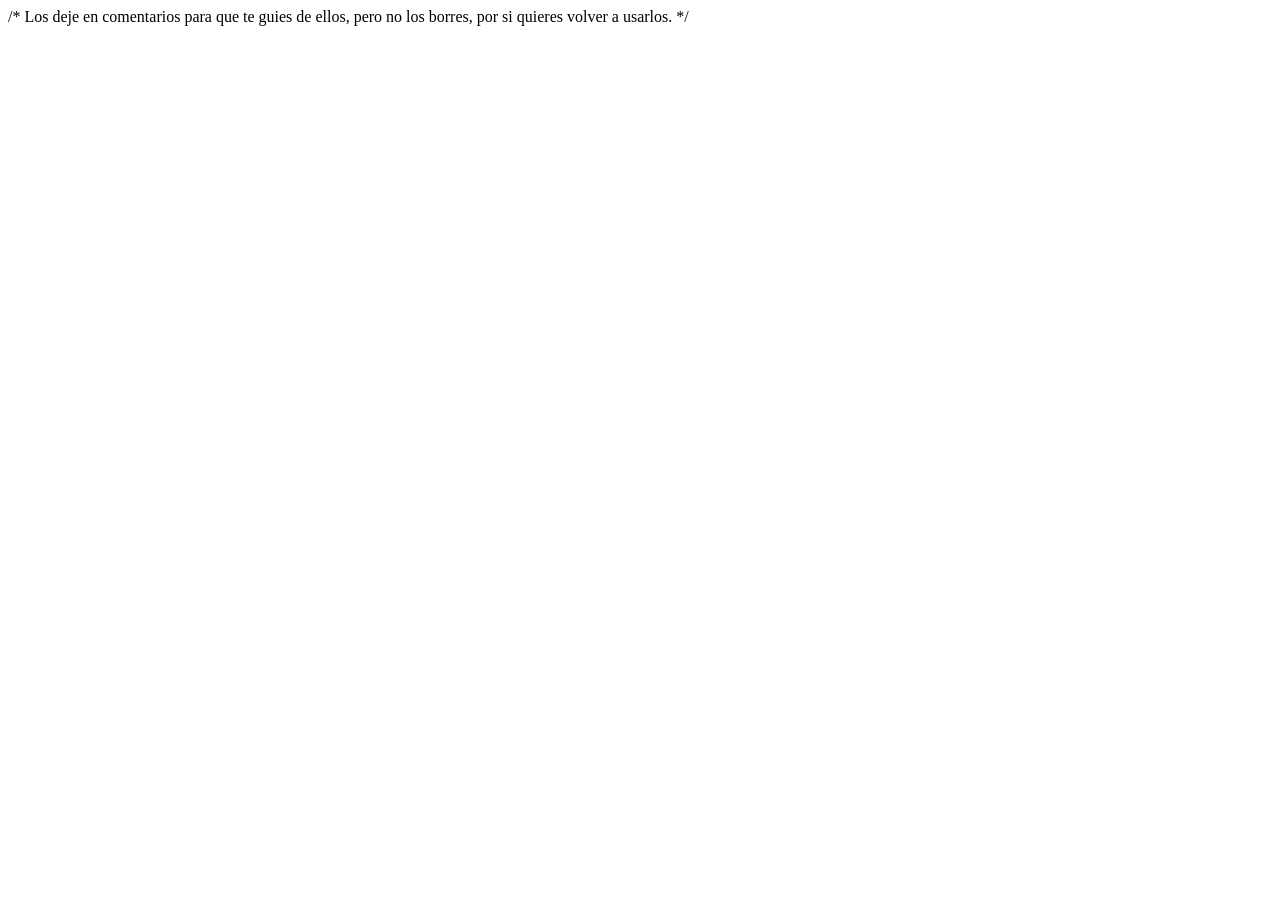
<file: Modulo aspirante Actualizado/Desarrollo/index.html>
/* Los deje en comentarios para que te guies de ellos, pero no los borres, 
  por si quieres volver a usarlos. */





<!-- <!DOCTYPE html>
<html lang="en">
<head>
    <meta charset="UTF-8">
<meta name="viewport" content="width=device-width, initial-scale=1.0, maximum-scale=5,
user-scalable=yes">
    <title>Check‐in: Expo Tecnología 2026</title>
</head>
    <link rel="stylesheet" href="style.css">

<body>
    <header>
<h1>Check‐in: Expo Tecnología 2026</h1>
<p>Registra tu asistencia desde tu móvil en menos de 30 segundos.</p>
</header>
<nav aria-label="Accesos rápidos">
<a href="#instrucciones">Instrucciones</a>
<a href="#checkin">Check‐in</a>
<a href="#info">Información</a>
</nav>
<main>
<section id="instrucciones">
<h2>Instrucciones</h2>
<ol>
<li>Completa tu nombre y número de entrada.</li>
<li>Confirma tu correo o teléfono.</li>
<li>Presenta el código de confirmación en la entrada.</li>
</ol>
</section>
<section id="checkin">
<h2>Formulario de check‐in</h2>
<p><section id="checkin">
<h2>Formulario de check‐in</h2>
<form autocomplete="on">
<fieldset>
<legend>Datos del asistente</legend>
<label for="nombre">Nombre completo</label>
<input id="nombre" name="nombre" type="text"
autocomplete="name" autocapitalize="words" required>
<label for="entrada">Número de entrada</label>
<input id="entrada" name="entrada" type="text"
inputmode="numeric" pattern="[0-9]{4,10}"
placeholder="Ej: 123456" required>
<label for="email">Correo</label>
<input id="email" name="email" type="email"
autocomplete="email" inputmode="email" required>
<label for="telefono">Teléfono (opcional)</label>
<input id="telefono" name="telefono" type="tel"
autocomplete="tel" inputmode="tel">
</fieldset>
<fieldset>
<legend>Preferencias</legend>
<label for="dia">Día de asistencia</label>
<input id="dia" name="dia" type="date" required>
<label for="hora">Hora estimada de llegada</label>
<input id="hora" name="hora" type="time">
<label for="track">Interés principal</label>
<select id="track" name="track" required>
<option value="">Selecciona una opción</option>
<option value="ia">IA</option>
<option value="nocode">No‐code</option>
<option value="web">Web móvil</option>
<option value="seguridad">Seguridad</option>
</select>
<label for="comentarios">Comentarios (opcional)</label>
<textarea id="comentarios" name="comentarios" rows="3"
autocomplete="off" placeholder="Necesidades de accesibilidad, dudas,
etc."></textarea>
</fieldset>
<button type="submit">Confirmar check‐in</button>
</form></section></p>
</section>
<section id="info">
<h2>Sesiones destacadas</h2>
<article>
<h3>10:00 – IA aplicada a educación</h3>
<p>Sala A. Cupos limitados.</p>
</article>
<article>
<h3>14:00 – No‐code para apps móviles</h3>
<p>Sala B. Demostración en vivo.</p>
</article>
<article>
<h3>16:00 – Seguridad web móvil</h3>
<p>Sala C. Recomendado para desarrolladores.</p>
</article>
</section>
<aside>
<h2>Ayuda rápida</h2>
<p>Soporte: soporte@expotech.example</p>
<p>Horario: 9:00 a 18:00</p>
<p>Ubicación: Centro de Convenciones (entrada norte).</p>
</aside>
</main>
<footer>
<small>&copy; 2026 Expo Tecnología – Check‐in móvil</small>
</footer>
</body>
</html> -->
</file>
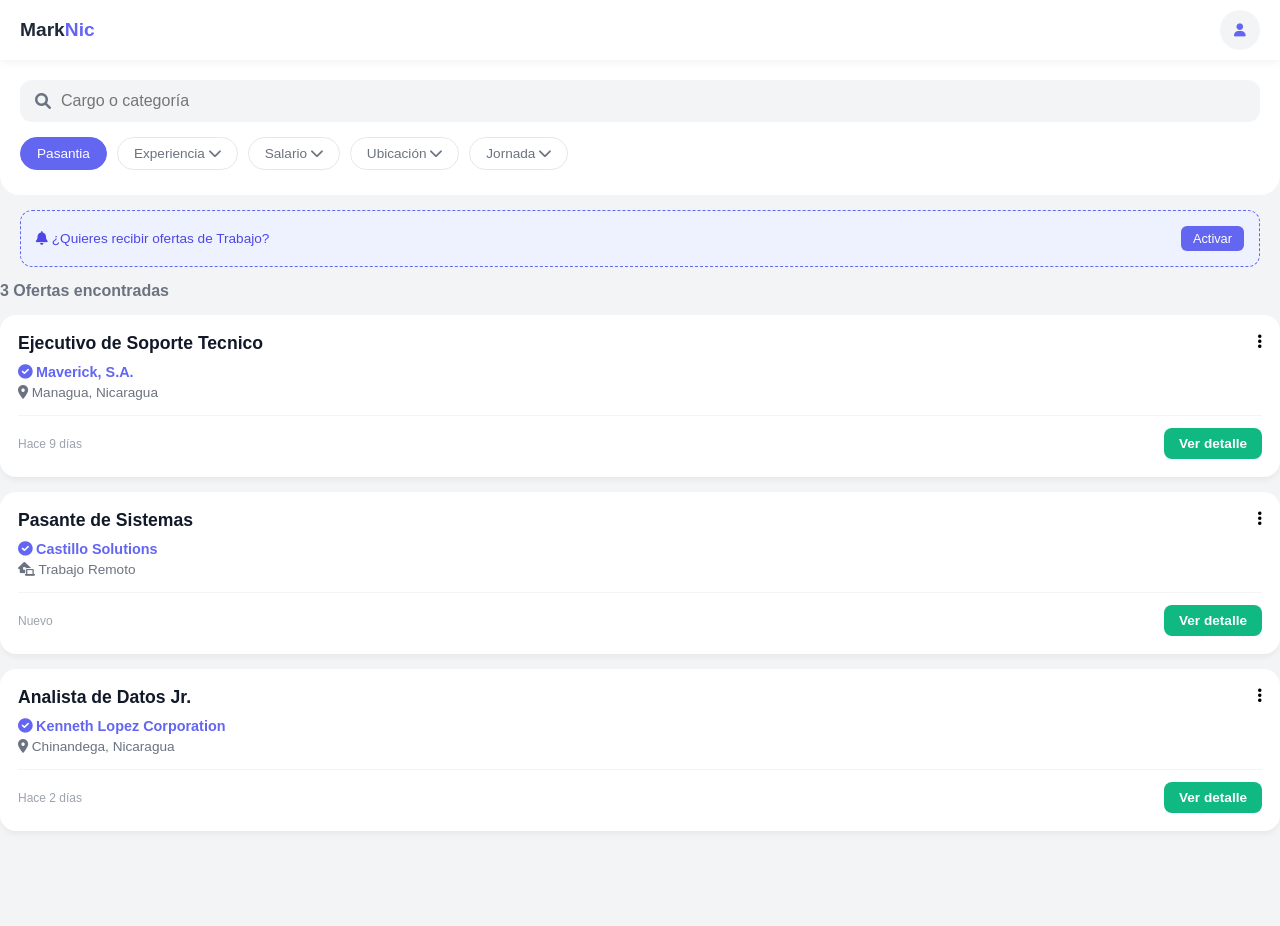
<file: Modulo aspirante/Inicio/index.html>
<!DOCTYPE html>
<html lang="es">

<head>
    <meta charset="UTF-8">
    <meta name="viewport" content="width=device-width, initial-scale=1.0">
    <title>Reclutamiento</title>
    <link rel="stylesheet" href="Style.css">
    <link rel="stylesheet" href="https://cdnjs.cloudflare.com/ajax/libs/font-awesome/6.0.0-beta3/css/all.min.css">
</head>

<body>
    <nav class="navbar">
        <div class="logo">Mark<span>Nic</span></div>
        <button class="btn-cv-icon"><i class="fas fa-user"></i></button>
    </nav>

    <div class="container">
        <section class="search-section">
            <div class="search-box">
                <i class="fas fa-search"></i>
                <input type="text" placeholder="Cargo o categoría">
            </div>

            <div class="mobile-filters">
                <button class="filter-chip active">Pasantia</button>
                <button class="filter-chip">Experiencia <i class = "fas fa-chevron-down"></i></button>
                <button class="filter-chip">Salario <i class="fas fa-chevron-down"></i></button>
                <button class="filter-chip">Ubicación <i class="fas fa-chevron-down"></i></button>
                <button class="filter-chip">Jornada <i class="fas fa-chevron-down"></i></button>
            </div>

        </section>
        <div class="alert-banner">
            <p><i class="fas fa-bell"></i> ¿Quieres recibir ofertas de Trabajo?</p>
            <button>Activar</button>
        </div>

        <class="jobs-feed">
            <h3 class="section-title">3 Ofertas encontradas</h3>
            
            <div class="job-card">
                <div class="card-header">
                    <h4>Ejecutivo de Soporte Tecnico</h4>
                    <i class="fas fa-ellipsis-v"></i>
                </div>

                <p class="company"><i class="fas fa-check-circle"></i> Maverick, S.A.</p>
                <p class="location"><i class="fas fa-map-marker-alt"></i> Managua, Nicaragua</p>
                
                <div class="card-footer">
                    <span class="tag">Hace 9 días</span>
                    <button class="btn-details">Ver detalle</button>
                </div>
            </div>

            <div class="job-card">
                <div class="card-header">
                    <h4>Pasante de Sistemas</h4>
                    <i class="fas fa-ellipsis-v"></i>
                </div>

                <p class="company"><i class="fas fa-check-circle"></i> Castillo Solutions</p>
                <p class="location"><i class="fas fa-laptop-house"></i> Trabajo Remoto</p>
                
                <div class="card-footer">
                    <span class="tag">Nuevo</span>
                    <button class="btn-details">Ver detalle</button>
                </div>
            </div>
            
             <div class="job-card">
                <div class="card-header">
                    <h4>Analista de Datos Jr.</h4>
                    <i class="fas fa-ellipsis-v"></i>
                </div>

                <p class="company"><i class="fas fa-check-circle"></i> Kenneth Lopez Corporation</p>
                <p class="location"><i class="fas fa-map-marker-alt"></i> Chinandega, Nicaragua</p>
                <div class="card-footer">
                 <span class="tag">Hace 2 días</span>
                <button class="btn-details1">Ver detalle</button>
            </div>
        </div>
        </section>
    </div>
</body>

</html>






<!-- <!DOCTYPE html>
<html lang="en">
<head>
    <meta charset="UTF-8">
    <meta name="viewport" content="width=device-width, initial-scale=1.0, maximum-scale=5,
user-scalable=yes">

    <title>CURSO MULTIMEDIA MOVIL</title>
</head>
<link rel="stylesheet" href="style.css">
<body>
    <header>
<h1>Portal de Incidencias</h1>
<p>Reporta problemas del campus desde tu móvil.</p>
</header>
<nav aria-label="Navegación principal">
<a href="#categorias">Categorías</a>
<a href="#reporte">Nuevo reporte</a>
<a href="#ayuda">Ayuda</a>
</nav>

<main>
<section id="categorias">
<h2>Categorías frecuentes</h2>
<article>
<h3>Electricidad</h3>
<p>Fallas de iluminación, tomas sin energía, cortos.</p>
</article>
<article>
<h3>Agua</h3>
<p>Fugas, tuberías dañadas, baños sin agua.</p>
</article>
<article>
<h3>Conectividad</h3>
<p>Wi‐Fi inestable, sin señal, puntos caídos.</p>
</article>
</section>
<section id="reporte">
<h2>Nuevo reporte</h2>
<p><section id="reporte">
<h2>Nuevo reporte</h2>
<form>
<label>Nombre
<input type="text" name="nombre" autocomplete="name" autocapitalize="words"
required>
</label>
<label>Email
<input type="email" name="email" autocomplete="email" required>
</label>
<label>Teléfono (opcional)
<input type="tel" name="telefono" inputmode="tel" autocomplete="tel">
</label>
<label>Ubicación (edificio/aula)
<input type="text" name="ubicacion" autocomplete="off" autocorrect="off"
autocapitalize="none" required>
</label>
<label>Categoría
<select name="categoria" required>
<option value="">Selecciona una</option>

<option>Electricidad</option>
<option>Agua</option>
<option>Conectividad</option>
<option>Infraestructura</option>
</select>
</label>
<label>Gravedad
<input type="range" name="gravedad" min="1" max="5" value="3">
</label>
<label>Fecha del incidente
<input type="date" name="fecha" required>
</label>
<label>Hora aproximada
<input type="time" name="hora">
</label>
<label>Descripción
<textarea name="descripcion" rows="4" required
placeholder="Describe el problema con detalle..."></textarea>
</label>
<button type="submit">Enviar reporte</button>
</form>
</section></p>
</section>
<aside id="ayuda">
<h2>Ayuda rápida</h2>


</aside>
</main>
<footer>
<small>&copy; 2026 Mesa de ayuda – Portal de Incidencias</small>
</footer>
</html> -->
</file>
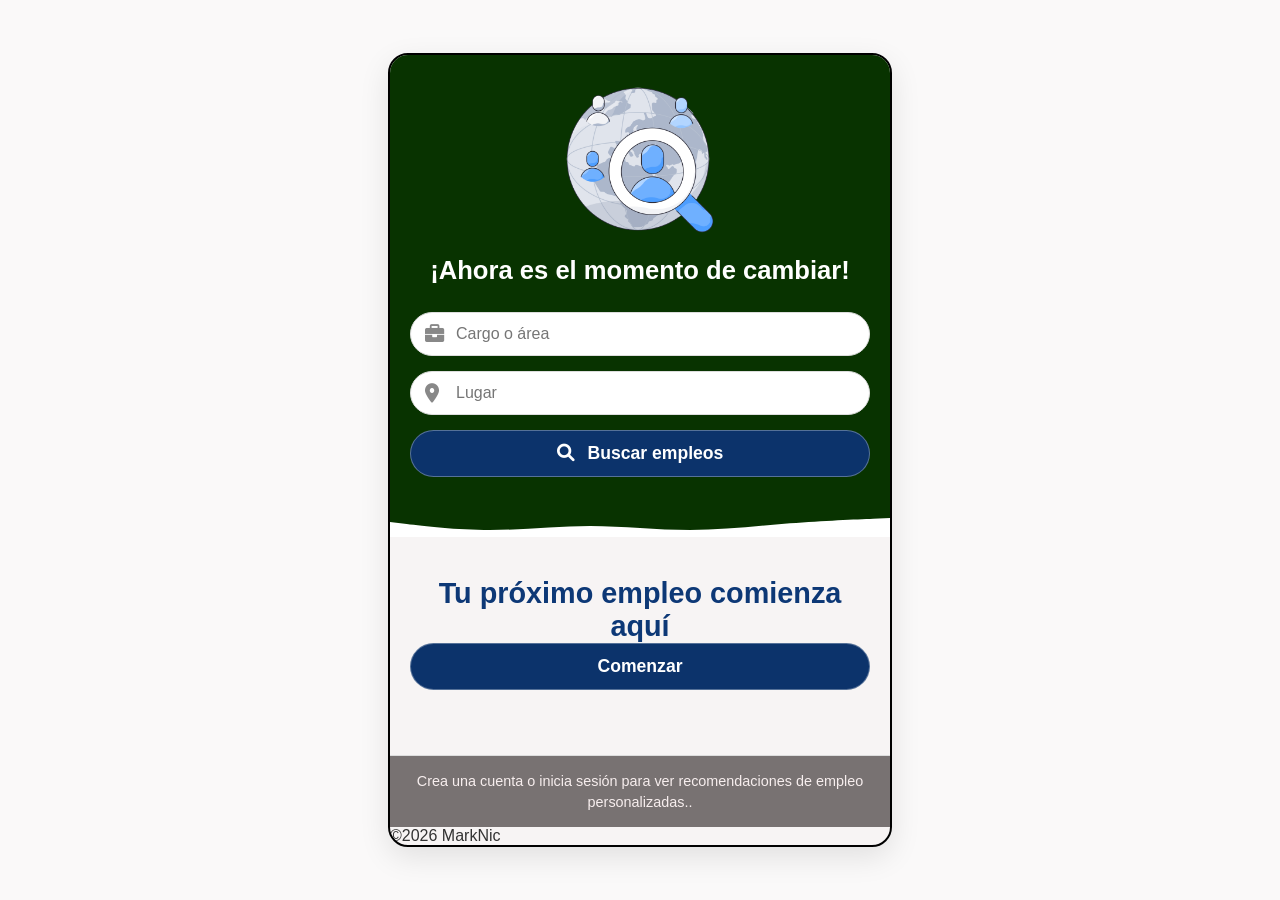
<file: Modulo aspirante/Login/index.html>
<!DOCTYPE html>
<html lang="es">
<head>
    <meta charset="UTF-8">
    <meta name="viewport" content="width=device-width, initial-scale=1.0">
    <title>MarkNic</title>
    <link rel="stylesheet" href="style.css">
    <link rel="stylesheet" href="https://cdnjs.cloudflare.com/ajax/libs/font-awesome/6.0.0-beta3/css/all.min.css">
</head>
<body>

    <div class="card-container">

        <div class="top-section">
            <header class="header">
                <img src="Logo Temp.png" alt="Logo de Computrabajo" class="logo">
                <h1 class="headline">¡Ahora es el momento de cambiar!</h1>
            </header>

            <form class="search-form">
                <div class="input-group">
                    <i class="fa fa-briefcase input-icon"></i>
                    <input type="text" placeholder="Cargo o área">
                </div>
                <div class="input-group">
                    <i class="fa fa-map-marker-alt input-icon"></i>
                    <input type="text" placeholder="Lugar">
                </div>
                <button type="submit" class="search-button">
                    <i class="fa fa-search"></i> Buscar empleos
                </button>
            </form>

            <div class="curve-divider">
                <svg viewBox="0 0 1440 320" preserveAspectRatio="none">
                    <path fill="#ffffff" fill-opacity="1" d="M0,192L48,208C96,224,192,256,288,256C384,256,480,224,576,224C672,224,768,256,864,256C960,256,1056,224,1152,202.7C1248,181,1344,171,1392,165.3L1440,160L1440,320L1392,320C1344,320,1248,320,1152,320C1056,320,960,320,864,320C768,320,672,320,576,320C480,320,384,320,288,320C192,320,96,320,48,320L0,320Z"></path>
                </svg>
            </div>
        </div>  <div class="bottom-section">
            
            <div class="stat-group">
                <span class="stat-value">Tu próximo empleo comienza aquí</span>
                <button type="submit" class="start-button"> Comenzar </button>
            </div>
        </div>
 
        <div class="country-section">
            <p class="country-text">Crea una cuenta o inicia sesión para ver recomendaciones de empleo personalizadas..</p>
        </div>

         <footer>
            <div class="Copyright"
        <small> &copy;2026 MarkNic</small>
    </footer>
</div>
    </div>

</body>
</html>

<!-- <!DOCTYPE html>
<html lang="es">
<head>
    <meta charset="UTF-8">
    <meta name="viewport" content = "width=device, initial-scale=1.0, maximun scale=1.0, maximun scale=3.0 , user-scalable=yes">
    <link rel="stylesheet" href="style.css">
    <title>App de Reservas Moviles</title>
</head>
<body>
    <header>
        <h1>Reservas Moviles</h1>
        <nav>
            <a href="#inicio">Inicio</a>
             <a href="#servicios">Servicios</a>
             <a href="#contacto">Contacto</a>
        </nav>
    </header>
    <main id = "inicio">
        <section>
            <h2> Reserva en segundos</h2>
            <p> Gestiona tus reservas desde cualquier lugar, directamente en tu movil</p>
        </section>
        <section id "servicios">
            <h2> Servicios destacados</h2>
            <article>
                <h3>Reservas de  restaurante</h3>
                <p>Encuentra mesa en tus lugares favoritos</p>
            </article>
            <article>
            <h3>Citas Medicas</h3>
            <p>Programa y organiza tus citas de forma sencilla</p>
            </article>
        </section>
        <section id = contacto>
            <h2><section id="contacto">
<h2>Contacto rápido</h2>
<form>
<label>Nombre completo
<input type="text" name="nombre" autocomplete="name" required>
</label>
<label>Correo electrónico
<input type="email" name="email" autocomplete="email" required>
</label>
<label>Teléfono
<input type="tel" name="telefono" inputmode="tel" pattern="[0-9]{8,}"
title="Introduce al menos 8 dígitos numéricos">
</label>
<label>Fecha de reserva
<input type="date" name="fecha" required>
</label>
<label>Número de personas
<input type="number" name="personas" min="1" max="10" value="2">
</label>
<button type="submit">Enviar solicitud</button>
</form>
</section></h2>
            <p>Proximamente, un formulario de contacto optimizado para moviles</p>
        </section>
    </main>
    <footer>
        <small> &copy;2026 Reservas Moviles</small>
    </footer>
</body>
</html> -->
</file>
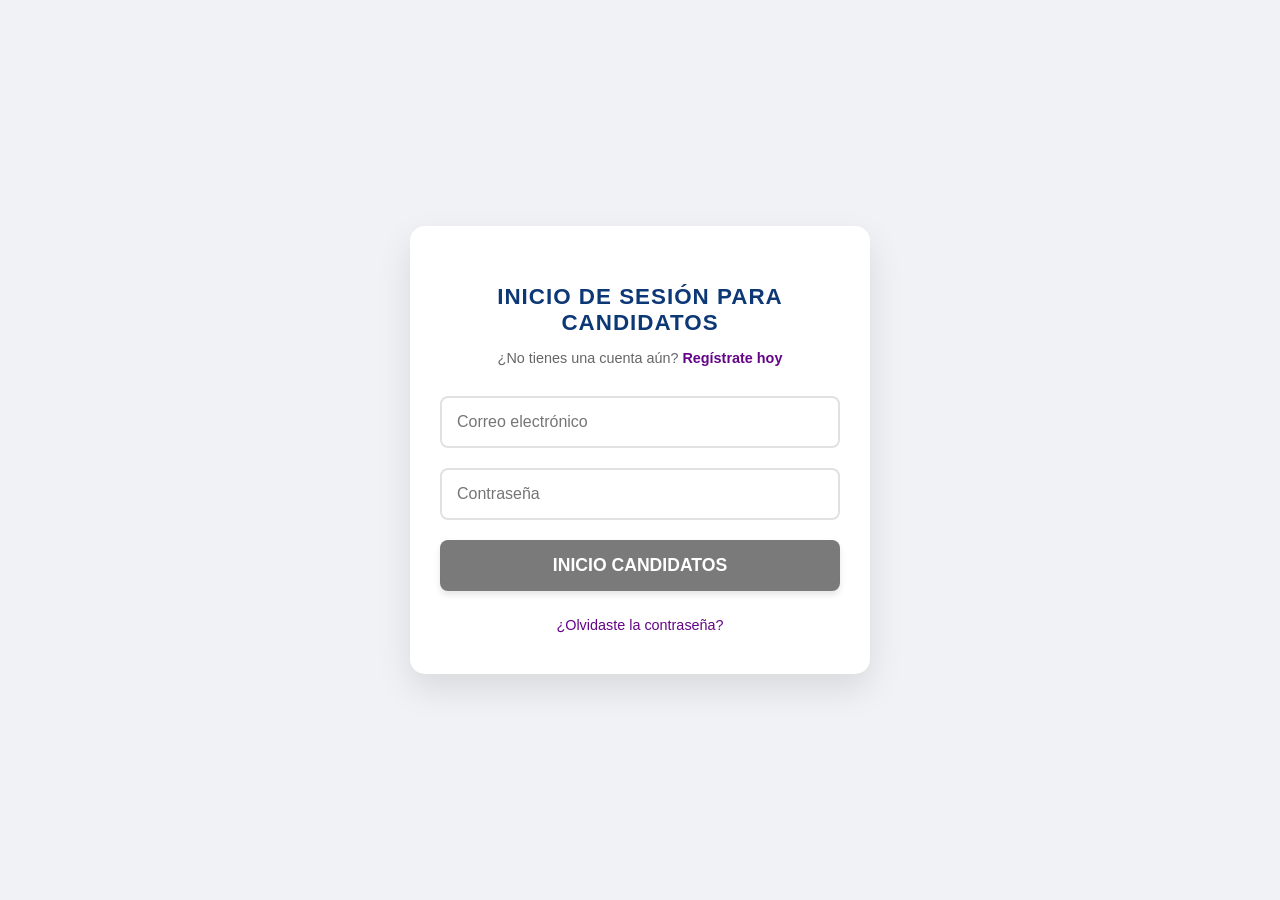
<file: Modulo aspirante Actualizado/Login/Iniciar Sesion.html>
<!DOCTYPE html>
<html lang="es">
<head>
    <meta charset="UTF-8">
    <meta name="viewport" content="width=device-width, initial-scale=1.0">
    <title>InicioSesion - MarkNic</title>

    <link rel="stylesheet" href="style-iniciarses.css">
</head>
<body>
    <div class="login-card">
        <h2 class="login-title">INICIO DE SESIÓN PARA CANDIDATOS</h2>
        
        <p class="register-link">¿No tienes una cuenta aún? <a href="#">Regístrate hoy</a></p>

        <form id="loginForm" class="login-form">
            <div class="input-wrapper">
                <input type="email" id="userEmail" placeholder="Correo electrónico" required>
            </div>

            <div class="input-wrapper">
                <input type="password" id="userPass" placeholder="Contraseña" required>
            </div>

            <button type="submit" class="btn-login-submit" id="btnLogin">
                INICIO CANDIDATOS
            </button>
        </form>

        <div class="login-footer">
            <a href="#" class="forgot-pass">¿Olvidaste la contraseña?</a>
        </div>
    </div>

</body>
</html>
</file>
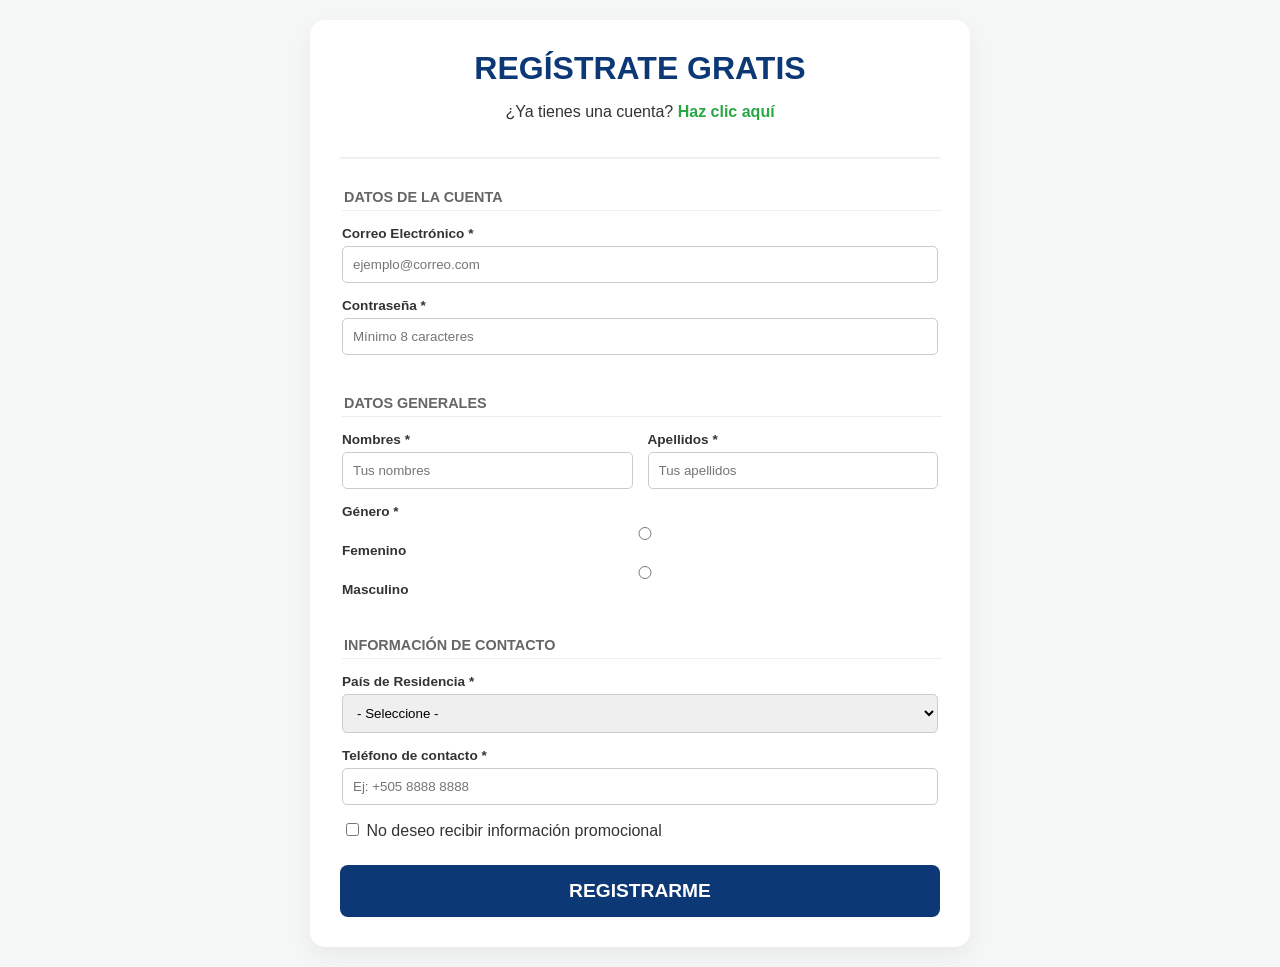
<file: Modulo aspirante Actualizado/Login/Registrarse.html>
<!DOCTYPE html>
<html lang="es">
<head>
    <meta charset="UTF-8">
    <meta name="viewport" content="width=device-width, initial-scale=1.0">
    <title>Registro - MarkNic</title>
    <link rel="stylesheet" href="style-regis.css">
</head>
<body>

    <div class="reg-container">
        <header class="reg-header">
            <h1>REGÍSTRATE GRATIS</h1>
            <p>¿Ya tienes una cuenta? <a href="Iniciar Sesion.html">Haz clic aquí</a></p>
        </header>

        <form id="registroForm" class="reg-form">
            
            <fieldset class="reg-section">
                <legend>DATOS DE LA CUENTA</legend>
                <div class="input-group">
                    <label>Correo Electrónico *</label>
                    <input type="email" id="regEmail" placeholder="ejemplo@correo.com" required>
                </div>
                <div class="input-group">
                    <label>Contraseña *</label>
                    <input type="password" id="regPass" placeholder="Mínimo 8 caracteres" required>
                </div>
            </fieldset>

            <fieldset class="reg-section">
                <legend>DATOS GENERALES</legend>
                <div class="row">
                    <div class="input-group">
                        <label>Nombres *</label>
                        <input type="text" placeholder="Tus nombres" required>
                    </div>
                    <div class="input-group">
                        <label>Apellidos *</label>
                        <input type="text" placeholder="Tus apellidos" required>
                    </div>
                </div>
                <div class="input-group">
                    <label>Género *</label>
                    <div class="radio-group">
                        <label><input type="radio" name="genero" value="F"> Femenino</label>
                        <label><input type="radio" name="genero" value="M"> Masculino</label>
                    </div>
                </div>
            </fieldset>

            <fieldset class="reg-section">
                <legend>INFORMACIÓN DE CONTACTO</legend>
                <div class="input-group">
                    <label>País de Residencia *</label>
                    <select required>
                        <option value="">- Seleccione -</option>
                        <option value="NI">Nicaragua</option>
                        <option value="CR">Costa Rica</option>
                        <option value="PA">Panamá</option>
                        <option value="SV">El Salvador</option>
                    </select>
                </div>
                <div class="input-group">
                    <label>Teléfono de contacto *</label>
                    <input type="tel" placeholder="Ej: +505 8888 8888" required>
                </div>
                
                <div class="checkbox-group">
                    <label><input type="checkbox"> No deseo recibir información promocional</label>
                </div>
            </fieldset>

            <button type="submit" class="btn-register" id="btnRegistrar">
                REGISTRARME
            </button>
        </form>
    </div>

</body>
</html>
</file>
<file: Modulo aspirante Actualizado/Desarrollo/style.css>
/* Los deje en comentarios para que te guies de ellos, pero no los borres, por si quieres volver a usarlos. */


/* :root {
--primary: #2e7d32;
--bg: #f7faf7;
--card: #ffffff;
}
body {
margin: 0;
font-family: system-ui, -apple-system, 'Segoe UI', sans-serif;
background: var(--bg);
color: #111;
}
header {
background: var(--primary);
color: #fff;
padding: 1rem;
}
nav {
display: flex;
gap: 0.75rem;
padding: 0.75rem 1rem;
background: #1b5e20;
}
nav a {
color: #fff;
text-decoration: none;
font-weight: 600;
}
main {
padding: 1rem;
}
section, article, aside {
background: var(--card);
border-radius: 12px;
padding: 1rem;
margin-bottom: 1rem;
} */
</file>
<file: Modulo aspirante/Inicio/Style.css>
/* Variables de diseño móvil */
:root {
    --primary: #6366f1;
    --secondary: #4f46e5;
    --bg: #f3f4f6;
    --white: #ffffff;
    --gray-text: #6b7280;
}

* {
    box-sizing: border-box;
    margin: 0;
    padding: 0;
}

body {
    font-family: -apple-system, BlinkMacSystemFont, "Segoe UI", Roboto, sans-serif;
    background-color: var(--bg);
    padding-top: 60px; /* Espacio para el navbar fijo */
    padding-bottom: 80px; /* Espacio para que el último elemento no choque con el borde */
}

/* NAVBAR FIJO */
.navbar {
    position: fixed;
    top: 0;
    width: 100%;
    height: 60px;
    background: var(--white);
    display: flex;
    justify-content: space-between;
    align-items: center;
    padding: 0 20px;
    box-shadow: 0 2px 10px rgba(0,0,0,0.05);
    z-index: 1000;
}

.logo { font-weight: 800; font-size: 1.2rem; color: #1f2937; }
.logo span { color: var(--primary); }

.btn-cv-icon {
    background: var(--bg);
    border: none;
    width: 40px;
    height: 40px;
    border-radius: 50%;
    color: var(--primary);
}

/* BUSCADOR Y FILTROS */
.search-section {
    background: var(--white);
    padding: 20px;
    border-radius: 0 0 20px 20px;
}

.search-box {
    background: var(--bg);
    display: flex;
    align-items: center;
    padding: 12px 15px;
    border-radius: 12px;
    margin-bottom: 15px;
}

.search-box i { color: var(--gray-text); margin-right: 10px; }
.search-box input {
    border: none;
    background: transparent;
    width: 100%;
    font-size: 1rem;
    outline: none;
}

.mobile-filters {
    display: flex;
    gap: 10px;
    overflow-x: auto; /* Permite deslizar los filtros si no caben */
    padding-bottom: 5px;
}

/* Ocultar barra de desplazamiento en los filtros */
.mobile-filters::-webkit-scrollbar { display: none; }

.filter-chip {
    padding: 8px 16px;
    background: var(--white);
    border: 1px solid #e5e7eb;
    border-radius: 20px;
    white-space: nowrap;
    font-size: 0.85rem;
    color: var(--gray-text);
}

.filter-chip.active {
    background: var(--primary);
    color: var(--white);
    border-color: var(--primary);
}

/* ALERTA BANNER */
.alert-banner {
    margin: 15px 20px;
    background: #eef2ff;
    border: 1px dashed var(--primary);
    border-radius: 12px;
    padding: 15px;
    display: flex;
    justify-content: space-between;
    align-items: center;
}

.alert-banner p { font-size: 0.85rem; color: var(--secondary); font-weight: 500; }
.alert-banner button {
    background: var(--primary);
    color: white;
    border: none;
    padding: 5px 12px;
    border-radius: 6px;
    font-size: 0.8rem;
}

/* LISTA DE EMPLEOS */
.jobs-feed { padding: 0 15px; }
.section-title { font-size: 1rem; margin-bottom: 15px; color: var(--gray-text); }


.job-card {
    background: var(--white);
    padding: 18px;
    border-radius: 16px;
    margin-bottom: 15px;
    box-shadow: 0 4px 6px -1px rgba(0,0,0,0.05);
}

.card-header { display: flex; justify-content: space-between; margin-bottom: 10px; }
.card-header h4 { font-size: 1.1rem; color: #111827; flex: 1; padding-right: 10px; }

.company { color: var(--primary); font-size: 0.9rem; margin-bottom: 5px; font-weight: 600; }
.location { color: var(--gray-text); font-size: 0.85rem; margin-bottom: 15px; }

.card-footer {
    display: flex;
    justify-content: space-between;
    align-items: center;
    border-top: 1px solid #f3f4f6;
    padding-top: 12px;
}

.tag { font-size: 0.75rem; color: #9ca3af; }
.btn-details {
    background: #10b981; /* Verde esmeralda */
    color: white;
    border: none;
    padding: 8px 15px;
    border-radius: 8px;
    font-size: 0.85rem;
    font-weight: bold;
}

/* BOTÓN FLOTANTE (FAB) */
.fab-button {
    position: fixed;
    bottom: 20px;
    right: 20px;
    width: 56px;
    height: 56px;
    background: var(--primary);
    color: white;
    border-radius: 50%;
    border: none;
    box-shadow: 0 4px 15px rgba( 0,0,0,0.2);
    display: flex;
}

.btn-details1 { 
    background: #10b981; /* Verde esmeralda */
    color: white;
    border: none;
    padding: 8px 15px;
    border-radius: 8px;
    font-size: 0.85rem;
    font-weight: bold;
}
    


/* :root {
--primary: #0d47a1;
--bg: #f6f8fb;
}
body {
font-family: system-ui, -apple-system, 'Segoe UI', sans-serif;
margin: 0;
background: var(--bg);
color: #111;
}
header {
background: var(--primary);
color: white;
padding: 1rem;
}
nav {
display: flex;
gap: 1rem;

padding: 0.75rem 1rem;
background: #08306b;
}
nav a {
color: #fff;
text-decoration: none;
font-weight: 600;
}
main {
padding: 1rem;
}
article, aside, section {
background: #fff;
border-radius: 10px;
padding: 1rem;
margin-bottom: 1rem;
}
form {
display: flex;
flex-direction: column;
gap: 0.75rem;
}

label {
display: flex;
flex-direction:column;
gap: 0.25rem;
}
input, select, textarea, button {
font-size: 1rem;
padding: 0.6rem;
}
button {
background: var(--primary);
color: #fff;
border: none;
border-radius: 8px;
}
footer {
padding: 1rem;
text-align: center;
color: #333;
} */
</file>
<file: Modulo aspirante/Login/style.css>
/* --- RESETEO BÁSICO --- */
body {
    font-family: Arial, sans-serif; /* Un tipo de letra claro */
    margin: 0;
    padding: 0;
    background-color: #faf9f9; /* Fondo gris claro detrás de la tarjeta */
    color: #333;
    display: flex;
    justify-content: center;
    align-items: center;
    min-height: 100vh; /* Centra la tarjeta verticalmente en la pantalla */
}

/* --- CONTENEDOR DE LA TARJETA --- */
.card-container {
    width: 500px; /* Ancho de un teléfono promedio */
    max-width: 90%; /* Se ajusta a pantallas más pequeñas */
    background-color: #f7f4f4;
    border-radius: 20px;
    box-shadow: 0 10px 30px rgba(0, 0, 0, 0.1); /* Sombra suave para efecto flotante */
    overflow: hidden; /* Mantiene el contenido dentro de los bordes redondeados */
    position: relative;
    border: 2px solid #000000;
}

/* --- SECCIÓN SUPERIOR AZUL --- */
.top-section {
    background-color: #083300; /* El azul oscuro de Computrabajo */
    padding: 30px 20px;
    position: relative;
    text-align: center;
    overflow: hidden; /* Necesario para los elementos de fondo decorativos */
}

.header {
    margin-bottom: 25px;
}

.logo {
    max-width: 150px;
    height: auto;
    margin-bottom: 15px;
}

.headline {
    color: #ffffff;
    font-size: 1.6rem;
    font-weight: bold;
    margin: 0;
    line-height: 1.3;
}

/* --- FORMULARIO DE BÚSQUEDA --- */
.search-form {
    margin-bottom: 30px;
}

.input-group {
    position: relative;
    margin-bottom: 15px;
}

.input-icon {
    position: absolute;
    left: 15px;
    top: 50%;
    transform: translateY(-50%);
    color: #888;
    font-size: 1.2rem;
}

.input-group input {
    width: 100%;
    padding: 12px 12px 12px 45px; /* Deja espacio para el icono */
    border: 1px solid #ddd;
    border-radius: 100px; /* Bordes totalmente redondeados */
    font-size: 1rem;
    color: #333;
    box-sizing: border-box; /* Asegura que el padding no aumente el tamaño total */
}

.search-button {
    width: 100%;
    padding: 12px;
    background-color: #0c336b; /* Un azul ligeramente diferente para el botón */
    border: 1px solid rgba(255, 255, 255, 0.3); /* Un borde sutil */
    border-radius: 100px;
    color: #ffffff;
    font-size: 1.1rem;
    font-weight: bold;
    cursor: pointer;
    transition: background-color 0.3s;
}

.start-button {
    width: 100%;
    padding: 12px;
    background-color: #0c336b; /* Un azul ligeramente diferente para el botón */
    border: 1px solid rgba(255, 255, 255, 0.3); /* Un borde sutil */
    border-radius: 100px;
    color: #ffffff;
    font-size: 1.1rem;
    font-weight: bold;
    cursor: pointer;
    transition: background-color 0.3s;
}

.search-button:hover {
    background-color: #11458e;
}

.search-button i {
    margin-right: 8px; /* Espacio entre el icono de lupa y el texto */
}

/* --- CURVA DECORATIVA --- */
.curve-divider {
    position: absolute;
    bottom: -1px; /* Solapamiento ligero para evitar una línea blanca fina */
    left: 0;
    width: 100%;
    height: 40px; /* Altura de la curva */
}

.curve-divider svg {
    width: 100%;
    height: 100%;
}

/* --- SECCIÓN DE ESTADÍSTICAS --- */
.bottom-section {
    padding: 40px 20px;
    text-align: center;
}

.stats-headline {
    font-size: 1.1rem;
    color: #333;
    margin-top: 0;
    margin-bottom: 30px;
    font-weight: normal;
}

.stats-headline strong {
    font-weight: bold;
}

.stat-group {
    margin-bottom: 25px;
}

.stat-value {
    display: block;
    font-size: 1.8rem;
    font-weight: bold;
    color: #0d3876;
}

.stat-label {
    display: block;
    font-size: 1rem;
    color: #333;
    font-weight: normal;
    margin-top: 5px;
}

/* --- SECCIÓN SELECCIÓN PAÍS --- */
.country-section {
    padding: 15px 20px;
    background-color: #787272;
    border-top: 1px solid #ddd;
    text-align: center;
}

.country-text {
    font-size: 0.9rem;
    color: #f7eeee;
    margin: 0;
    line-height: 1.4;
}

.copyright {
    font-size: 0.8rem;
    color: #888;
    margin-top: 20px;
    text-align: center;

}


/* 
body {

font-family: system-ui, -apple-system, BlinkMacSystemFont, 'Segoe UI', sans-serif;

margin: 0;

padding: 0;

}

header, footer {

background-color: #1976d2;

color: #fff;

padding: 1rem;

}

nav a {

color: #fff;

margin-right: 1rem;

text-decoration: none;

}

main {

padding: 1rem;

}

form {

display: flex;

flex-direction: column;

gap: 0.75rem;

}

label {

display: flex;

flex-direction: column;

font-size: 0.95rem;

}

input, button {

font-size: 1rem;

padding: 0.5rem;

}

button {

background-color: #1976d2;

color: #fff;

border: none;

border-radius: 4px;

} */
</file>
<file: Modulo aspirante Actualizado/Login/style-iniciarses.css>
/* --- ESTILO GENERAL --- */
body {
    font-family: 'Segoe UI', sans-serif;
    background-color: #f0f2f5;
    display: flex;
    justify-content: center;
    align-items: center;
    min-height: 100vh;
    margin: 0;
}

/* --- TARJETA DE LOGIN --- */
.login-card {
    background: #ffffff;
    width: 100%;
    max-width: 400px; /* Tamaño ideal para móvil */
    padding: 40px 30px;
    border-radius: 15px;
    box-shadow: 0 15px 35px rgba(0, 0, 0, 0.1);
    text-align: center;
    margin: 15px;
}

.login-title {
    color: #0d3876; /* El azul oscuro que usamos antes */
    font-size: 1.4rem;
    margin-bottom: 10px;
    letter-spacing: 1px;
}

.register-link {
    font-size: 0.9rem;
    color: #666;
    margin-bottom: 30px;
}

.register-link a {
    color: #640487; /* Verde para resaltar */
    text-decoration: none;
    font-weight: bold;
}

/* --- INPUTS --- */
.input-wrapper {
    margin-bottom: 20px;
}

.input-wrapper input {
    width: 100%;
    padding: 15px;
    border: 2px solid #e1e1e1;
    border-radius: 8px;
    font-size: 1rem;
    box-sizing: border-box;
    transition: border-color 0.3s ease;
}

.input-wrapper input:focus {
    outline: none;
    border-color: #0d3876; /* Cambia a azul al escribir */
}

/* --- BOTÓN CON EFECTOS (TRANSITION Y AFTER) --- */
.btn-login-submit {
    width: 100%;
    padding: 15px;
    background-color: #7a7a7a; /* Gris base como la imagen, pero con vida */
    color: white;
    border: none;
    border-radius: 8px;
    font-size: 1.1rem;
    font-weight: bold;
    cursor: pointer;
    position: relative;
    overflow: hidden; /* Necesario para el efecto brillo */
    transition: all 0.3s ease;
    box-shadow: 0 4px 6px rgba(0,0,0,0.1);
}

/* Hover: Cambia a verde al pasar el mouse */
.btn-login-submit:hover {
    background-color: #640487; 
    transform: translateY(-2px);
    box-shadow: 0 6px 12px rgba(40, 167, 69, 0.3);
}

/* El efecto "After" de brillo que cruza */
.btn-login-submit::after {
    content: "";
    position: absolute;
    top: -50%;
    left: -60%;
    width: 20%;
    height: 200%;
    background: rgba(255, 255, 255, 0.3);
    transform: rotate(30deg);
    transition: all 0.6s ease;
}

.btn-login-submit:hover::after {
    left: 130%;
}

/* --- FOOTER --- */
.login-footer {
    margin-top: 25px;
}

.forgot-pass {
    color: #640487;
    font-size: 0.9rem;
    text-decoration: none;
}

.forgot-pass:hover {
    text-decoration: underline;
}
</file>
<file: Modulo aspirante Actualizado/Login/style-regis.css>
/* --- RESETEO --- */
body {
    font-family: 'Segoe UI', Arial, sans-serif;
    background-color: #f4f7f6;
    margin: 0;
    padding: 20px;
    color: #333;
}

.reg-container {
    max-width: 600px;
    margin: 0 auto;
    background: white;
    padding: 30px;
    border-radius: 15px;
    box-shadow: 0 10px 25px rgba(0,0,0,0.05);
}

/* --- ENCABEZADO --- */
.reg-header {
    text-align: center;
    margin-bottom: 30px;
    border-bottom: 2px solid #f0f0f0;
    padding-bottom: 20px;
}

.reg-header h1 {
    color: #0d3876;
    font-size: 2rem;
    margin: 0;
}

.reg-header p a {
    color: #28a745;
    text-decoration: none;
    font-weight: bold;
}

/* --- SECCIONES DEL FORMULARIO --- */
.reg-section {
    border: none;
    margin-bottom: 25px;
    padding: 0;
}

.reg-section legend {
    font-weight: bold;
    color: #666;
    font-size: 0.9rem;
    margin-bottom: 15px;
    display: block;
    width: 100%;
    border-bottom: 1px solid #eee;
    padding-bottom: 5px;
}

.input-group {
    margin-bottom: 15px;
    text-align: left;
}

.input-group label {
    display: block;
    font-size: 0.85rem;
    margin-bottom: 5px;
    font-weight: 600;
}

.input-group input, .input-group select {
    width: 100%;
    padding: 10px;
    border: 1px solid #ccc;
    border-radius: 5px;
    box-sizing: border-box;
}

/* Diseño en filas (para Nombres y Apellidos) */
.row {
    display: flex;
    gap: 15px;
}
.row .input-group { flex: 1; }

/* --- BOTÓN REGISTRAR (CON TUS EFECTOS) --- */
.btn-register {
    width: 100%;
    padding: 15px;
    background-color: #0d3876;
    color: white;
    border: none;
    border-radius: 8px;
    font-size: 1.2rem;
    font-weight: bold;
    cursor: pointer;
    position: relative;
    overflow: hidden;
    transition: all 0.3s ease;
}

.btn-register:hover {
    background-color: #28a745; /* Cambia a verde */
    transform: translateY(-3px);
    box-shadow: 0 8px 15px rgba(40, 167, 69, 0.3);
}

.btn-register::after {
    content: "";
    position: absolute;
    top: -50%;
    left: -60%;
    width: 20%;
    height: 200%;
    background: rgba(255, 255, 255, 0.2);
    transform: rotate(30deg);
    transition: all 0.5s;
}

.btn-register:hover::after {
    left: 120%;
}

/* Responsive para celulares */
@media (max-width: 480px) {
    .row { flex-direction: column; gap: 0; }
}
</file>
